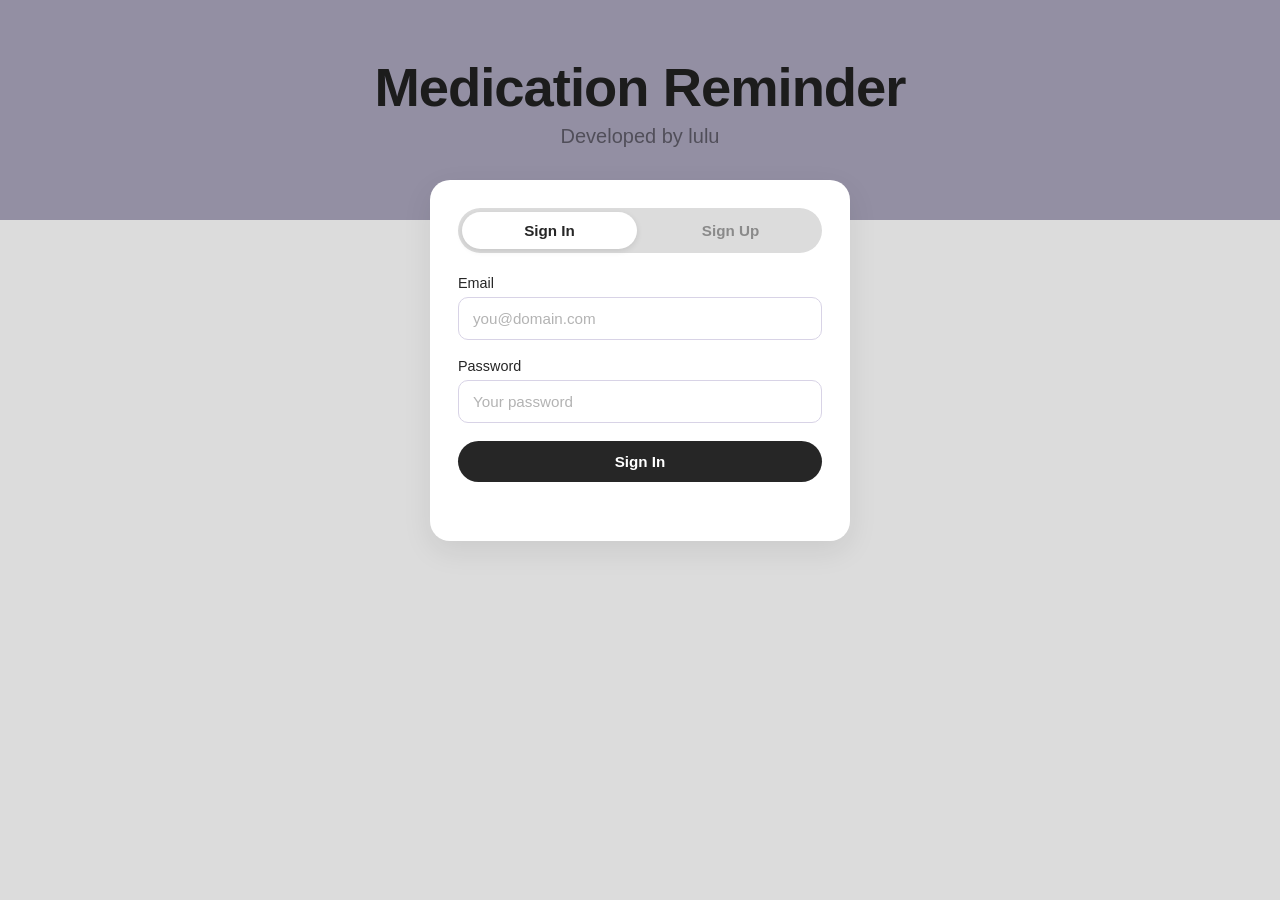
<file: frontend/index.html>
<!DOCTYPE html>
<html lang="en">
<head>
    <meta charset="UTF-8">
    <meta name="viewport" content="width=device-width, initial-scale=1.0">
    <title>Medication Reminder System</title>
    <link rel="stylesheet" href="styles.css">
</head>
<body>
    <header class="hero">
        <button onclick="handleLogout()" id="logout-btn" class="btn-danger" hidden>Logout</button>
        <h1>Medication Reminder</h1>
        <p class="subtitle" id="app-subtitle">Developed by lulu</p>
    </header>

    <div class="container">
        <div id="login-section" class="card login-card">
            <div class="auth-toggle">
                <button type="button" id="tab-signin" class="auth-tab is-active" onclick="showAuthTab('signin')">Sign In</button>
                <button type="button" id="tab-signup" class="auth-tab" onclick="showAuthTab('signup')">Sign Up</button>
            </div>

            <form id="signin-form" onsubmit="event.preventDefault(); handleLogin();">
                <div class="form-group">
                    <label for="login-email">Email</label>
                    <input type="email" id="login-email" placeholder="you@domain.com" required>
                </div>
                <div class="form-group">
                    <label for="login-password">Password</label>
                    <input type="password" id="login-password" placeholder="Your password" required>
                </div>
                <button type="submit" class="btn-primary btn-block">Sign In</button>
            </form>

            <form id="signup-form" onsubmit="event.preventDefault(); handleRegister();" hidden>
                <div class="form-group">
                    <label for="signup-name">Name</label>
                    <input type="text" id="signup-name" placeholder="Jane Doe" required>
                </div>
                <div class="form-group">
                    <label for="signup-email">Email</label>
                    <input type="email" id="signup-email" placeholder="you@domain.com" required>
                </div>
                <div class="form-group">
                    <label for="signup-password">Password</label>
                    <input type="password" id="signup-password" placeholder="Create a password" required>
                    <small class="field-hint">At least 8 characters, with an uppercase letter, a lowercase letter, and a number.</small>
                </div>
                <button type="submit" class="btn-success btn-block">Create Account</button>
            </form>

            <p id="auth-message" class="auth-message" role="status"></p>
        </div>

        <div id="dashboard" style="display:none;">
            <div class="header-actions">
                <h2 id="welcome-msg">Welcome!</h2>
            </div>

            <div id="invite-banner" class="section card invite-banner" hidden>
                <h3>Caregiver invitation</h3>
                <p id="invite-text"></p>
                <div class="actions" id="invite-actions">
                    <button onclick="acceptInvite()" class="btn-success">Accept</button>
                    <button onclick="declineInvite()" class="btn-secondary">Decline</button>
                </div>
            </div>

            <div class="section card">
                <h3>Add New Medication</h3>
                <div class="form-group">
                    <input type="text" id="med-name" placeholder="Medication Name">
                </div>
                <div class="form-group">
                    <input type="text" id="med-dosage" placeholder="Dosage (e.g., 500mg)">
                </div>
                <button onclick="handleAddMedication()" class="btn-success">Add Medication</button>
            </div>

            <div class="section card">
                <h3>Your Medications</h3>
                <button onclick="fetchMedications()" class="btn-secondary">Refresh List</button>
                <ul id="med-list" class="item-list"></ul>
            </div>
<div class="section card">
                <h3>Your Archived Medications</h3>
                <button onclick="fetchArchivedMedications()" class="btn-secondary">Refresh List</button>
                <ul id="archived-med-list" class="item-list"></ul>
            </div>
            <div class="section card">
                <h3>Set a New Reminder</h3>
                <div class="form-group">
                    <label for="rem-med-id">Select Medication:</label>
                    <select id="rem-med-id">
                        <option value="">-- Choose a Medication --</option>
                    </select>
                </div>
                <div class="form-group">
                    <input type="text" id="rem-name" placeholder="Reminder Title">
                </div>
                <div class="form-group">
                    <label for="rem-time">Time:</label>
                    <input type="datetime-local" id="rem-time">
                </div>
                <div class="form-group">
                    <select id="rem-freq">
                        <option value="ONCE">Once</option>
                        <option value="DAILY">Daily</option>
                        <option value="WEEKLY">Weekly</option>
                        <option value="MONTHLY">Monthly</option>
                    </select>
                </div>
                <div class="form-group">
                    <textarea id="rem-msg" placeholder="Instructions"></textarea>
                </div>
                <button onclick="handleCreateReminder()" class="btn-primary">Set Reminder</button>
            </div>

            <div class="section card">
                <h3>Caregivers</h3>
                <p class="field-hint">Create a link and send it to someone you trust. They must sign in and accept before they can see your active medications.</p>
                <button onclick="handleCreateInviteLink()" class="btn-primary">Create caregiver link</button>
                <div id="invite-link-box" hidden>
                    <div class="link-row">
                        <input type="text" id="invite-link-url" readonly aria-label="Caregiver invite link">
                        <button onclick="copyInviteLink()" id="copy-link-btn" class="btn-secondary">Copy</button>
                    </div>
                    <small class="field-hint">Single-use and expires in 7 days. Anyone with this link can ask to become your caregiver, so only share it with the person you mean.</small>
                </div>
                <h4>My caregivers</h4>
                <ul id="my-caregivers" class="item-list"></ul>
                <h4>People I care for</h4>
                <ul id="my-patients" class="item-list"></ul>
            </div>

            <div class="section card motivation-box">
                <h3>Daily Motivation</h3>
                <p id="motivation-display">Click the button for a boost!</p>
                <button onclick="fetchMotivation()" class="btn-secondary">Get Inspired</button>
            </div>

            <div class="blob" aria-hidden="true"></div>
        </div>
    </div>
    <script src="script.js"></script>
</body>
</html>
</file>
<file: frontend/styles.css>
/* =========================================================
   Medication Reminder — styles.css
   Matches Figma frames: login, dashboard, add/edit forms,
   caregiver read-only view.
   ========================================================= */

:root {
  --hero-bg: #938fa3;
  --hero-bg-light: #b0abbf;
  --page-bg: #dcdcdc;
  --card-bg: #efeaf7;
  --card-bg-soft: #f2eef9;
  --white: #ffffff;
  --ink: #262626;
  --muted: #8a8a8a;
  --border: #d8d3e6;

  --accent-purple: #5b4b8a;
  --accent-purple-dark: #493c70;
  --dark-btn: #262626;
  --dark-btn-hover: #101010;

  --danger: #c0392b;
  --danger-hover: #a5301f;
  --success: #2f8f5b;
  --success-hover: #257148;
  --warning: #d99a2b;
  --warning-hover: #b87f1e;
  --secondary: #6d6d78;
  --secondary-hover: #56565f;

  --icon-yellow: #e8b930;
  --icon-pink: #d6368f;
  --icon-green: #1f6f4a;

  --blob-pink: #f4c6cf;

  --radius-lg: 20px;
  --radius-md: 14px;
  --radius-pill: 999px;

  --font-display: "Arial Black", "Helvetica Neue", Arial, sans-serif;
  --font-body: "Segoe UI", Roboto, Helvetica, Arial, sans-serif;
}

* {
  box-sizing: border-box;
}

body {
  margin: 0;
  background: var(--page-bg);
  font-family: var(--font-body);
  color: var(--ink);
}

/* ---------- Hero / header band ---------- */

.hero {
  background: var(--hero-bg);
  text-align: center;
  padding: 56px 24px 72px;
  position: relative;
}

#logout-btn {
  position: absolute;
  top: 20px;
  right: 24px;
}

@media (max-width: 560px) {
  #logout-btn {
    top: 12px;
    right: 12px;
    padding: 8px 16px;
    font-size: 0.85rem;
  }
}

.hero h1 {
  font-family: var(--font-display);
  font-weight: 900;
  font-size: clamp(2rem, 6vw, 3.4rem);
  letter-spacing: -1px;
  color: #1c1c1c;
  margin: 0;
}

.hero .subtitle {
  font-size: 1.25rem;
  color: rgba(0, 0, 0, 0.45);
  margin: 6px 0 0;
  font-weight: 400;
}

/* ---------- Layout container ---------- */

.container {
  max-width: 760px;
  margin: -40px auto 80px;
  padding: 0 20px;
  position: relative;
}

/* ---------- Cards (shared) ---------- */

.card {
  background: var(--card-bg);
  border-radius: var(--radius-lg);
  padding: 28px;
  box-shadow: 0 10px 30px rgba(0, 0, 0, 0.08);
}

.section {
  margin-top: 28px;
}

/* ---------- Login card ---------- */

.login-card {
  background: var(--white);
  max-width: 420px;
  margin: 0 auto;
}

.login-card h2 {
  margin-top: 0;
  font-weight: 600;
}

/* ---------- Auth tabs (Sign In / Sign Up) ---------- */

.auth-toggle {
  display: flex;
  gap: 6px;
  background: var(--page-bg);
  border-radius: var(--radius-pill);
  padding: 4px;
  margin-bottom: 22px;
}

.auth-tab {
  flex: 1;
  background: transparent;
  color: var(--muted);
  padding: 10px 12px;
  border-radius: var(--radius-pill);
}

.auth-tab.is-active {
  background: var(--white);
  color: var(--ink);
  box-shadow: 0 2px 6px rgba(0, 0, 0, 0.1);
}

.field-hint {
  display: block;
  margin-top: 6px;
  font-size: 0.8rem;
  color: var(--muted);
}

.auth-message {
  margin: 14px 0 0;
  font-size: 0.9rem;
  color: var(--success);
  white-space: pre-line;
  min-height: 1.2em;
}

.auth-message.is-error {
  color: var(--danger);
}

/* ---------- Form elements ---------- */

.form-group {
  margin-bottom: 18px;
}

.form-group label {
  display: block;
  font-size: 0.9rem;
  margin-bottom: 6px;
  color: var(--ink);
}

input[type="text"],
input[type="email"],
input[type="password"],
input[type="datetime-local"],
select,
textarea {
  width: 100%;
  padding: 12px 14px;
  border: 1px solid var(--border);
  border-radius: 10px;
  background: var(--white);
  font-size: 0.95rem;
  font-family: inherit;
  color: var(--ink);
}

input::placeholder,
textarea::placeholder {
  color: #b3b3b3;
}

input:disabled {
  background: #e6e6e6;
  color: #9a9a9a;
}

textarea {
  min-height: 90px;
  resize: vertical;
}

/* ---------- Buttons ---------- */

button {
  cursor: pointer;
  border: none;
  border-radius: var(--radius-pill);
  padding: 12px 22px;
  font-size: 0.95rem;
  font-weight: 600;
  font-family: inherit;
  transition: background 0.15s ease, transform 0.05s ease;
}

button:active {
  transform: translateY(1px);
}

.btn-block {
  width: 100%;
}

.btn-primary {
  background: var(--dark-btn);
  color: var(--white);
}
.btn-primary:hover {
  background: var(--dark-btn-hover);
}

.btn-danger {
  background: var(--danger);
  color: var(--white);
}
.btn-danger:hover {
  background: var(--danger-hover);
}

.btn-success {
  background: var(--success);
  color: var(--white);
}
.btn-success:hover {
  background: var(--success-hover);
}

.btn-warning {
  background: var(--warning);
  color: var(--white);
}
.btn-warning:hover {
  background: var(--warning-hover);
}

.btn-secondary {
  background: var(--secondary);
  color: var(--white);
}
.btn-secondary:hover {
  background: var(--secondary-hover);
}

/* ---------- Dashboard header ---------- */

.header-actions {
  display: flex;
  align-items: center;
  justify-content: space-between;
  margin-bottom: 8px;
}

.header-actions h2 {
  margin: 0;
}

/* ---------- Medication list ---------- */

.item-list {
  list-style: none;
  margin: 12px 0 0;
  padding: 0;
}

.item-list li {
  border-bottom: 1px solid var(--border);
}

.item-list li:last-child {
  border-bottom: none;
}

.med-item {
  display: flex;
  align-items: center;
  gap: 14px;
  padding: 14px 0;
}

.med-info {
  flex: 1;
  font-size: 0.95rem;
}

.archived-tag {
  color: var(--danger);
  margin-left: 6px;
}

.med-icon {
  width: 34px;
  height: 34px;
  border-radius: 50%;
  border: 3px solid currentColor;
  position: relative;
  flex-shrink: 0;
}

.med-icon::before,
.med-icon::after {
  content: "";
  position: absolute;
  background: currentColor;
}
.med-icon::before {
  top: 50%;
  left: 15%;
  right: 15%;
  height: 3px;
  transform: translateY(-50%);
}
.med-icon::after {
  top: 15%;
  bottom: 15%;
  left: 50%;
  width: 3px;
  transform: translateX(-50%);
}

.icon-yellow {
  color: var(--icon-yellow);
}
.icon-pink {
  color: var(--icon-pink);
}
.icon-green {
  color: var(--icon-green);
}

.actions {
  display: flex;
  gap: 8px;
}

.actions button {
  padding: 8px 14px;
  font-size: 0.82rem;
}

/* ---------- Reminder frequency select (styled like Figma pill) ---------- */

#rem-freq {
  display: inline-block;
  width: auto;
  background: var(--accent-purple);
  color: var(--white);
  border: none;
  border-radius: var(--radius-pill);
  padding: 10px 18px;
  font-weight: 600;
}

#rem-freq:hover {
  background: var(--accent-purple-dark);
}

/* ---------- Motivation box ---------- */

.motivation-box {
  text-align: center;
}

.motivation-box p {
  font-style: italic;
  color: var(--muted);
  min-height: 24px;
}

/* ---------- Decorative blob (visual only) ---------- */

.blob {
  width: 220px;
  height: 220px;
  background: var(--blob-pink);
  border-radius: 55% 45% 60% 40% / 50% 55% 45% 50%;
  margin: 60px auto 0;
  opacity: 0.9;
}

/* ---------- Responsive ---------- */

@media (max-width: 560px) {
  .hero {
    padding: 40px 16px 56px;
  }

  .card {
    padding: 20px;
  }

  .med-item {
    flex-wrap: wrap;
  }

  .actions {
    width: 100%;
    justify-content: flex-start;
    margin-top: 8px;
  }
}

/* ---------- Accessibility ---------- */

button:focus-visible,
input:focus-visible,
select:focus-visible,
textarea:focus-visible {
  outline: 2px solid var(--accent-purple);
  outline-offset: 2px;
}

@media (prefers-reduced-motion: reduce) {
  * {
    transition: none !important;
  }
}

/* ---------- Caregivers ---------- */

.link-row {
  display: flex;
  gap: 8px;
  margin: 14px 0 6px;
}

.link-row input {
  flex: 1;
  min-width: 0;
}

.invite-banner {
  border: 2px solid var(--accent-purple);
}

.empty-note {
  color: var(--muted);
  font-size: 0.9rem;
  padding: 10px 0;
}

.status-tag {
  color: var(--success);
  margin-left: 6px;
  font-size: 0.8rem;
}

/* Make the [hidden] attribute win over display rules such as .actions { display: flex } */
[hidden] {
  display: none !important;
}
</file>
<file: archive/frontend-vanilla/styles.css>
/* =========================================================
   Medication Reminder — styles.css
   Matches Figma frames: login, dashboard, add/edit forms,
   caregiver read-only view.
   ========================================================= */

:root {
  --hero-bg: #938fa3;
  --hero-bg-light: #b0abbf;
  --page-bg: #dcdcdc;
  --card-bg: #efeaf7;
  --card-bg-soft: #f2eef9;
  --white: #ffffff;
  --ink: #262626;
  --muted: #8a8a8a;
  --border: #d8d3e6;

  --accent-purple: #5b4b8a;
  --accent-purple-dark: #493c70;
  --dark-btn: #262626;
  --dark-btn-hover: #101010;

  --danger: #c0392b;
  --danger-hover: #a5301f;
  --success: #2f8f5b;
  --success-hover: #257148;
  --warning: #d99a2b;
  --warning-hover: #b87f1e;
  --secondary: #6d6d78;
  --secondary-hover: #56565f;

  --icon-yellow: #e8b930;
  --icon-pink: #d6368f;
  --icon-green: #1f6f4a;

  --blob-pink: #f4c6cf;

  --radius-lg: 20px;
  --radius-md: 14px;
  --radius-pill: 999px;

  --font-display: "Arial Black", "Helvetica Neue", Arial, sans-serif;
  --font-body: "Segoe UI", Roboto, Helvetica, Arial, sans-serif;
}

* {
  box-sizing: border-box;
}

body {
  margin: 0;
  background: var(--page-bg);
  font-family: var(--font-body);
  color: var(--ink);
}

/* ---------- Hero / header band ---------- */

.hero {
  background: var(--hero-bg);
  text-align: center;
  padding: 56px 24px 72px;
  position: relative;
}

#logout-btn {
  position: absolute;
  top: 20px;
  right: 24px;
}

@media (max-width: 560px) {
  #logout-btn {
    top: 12px;
    right: 12px;
    padding: 8px 16px;
    font-size: 0.85rem;
  }
}

.hero h1 {
  font-family: var(--font-display);
  font-weight: 900;
  font-size: clamp(2rem, 6vw, 3.4rem);
  letter-spacing: -1px;
  color: #1c1c1c;
  margin: 0;
}

.hero .subtitle {
  font-size: 1.25rem;
  color: rgba(0, 0, 0, 0.45);
  margin: 6px 0 0;
  font-weight: 400;
}

/* ---------- Layout container ---------- */

.container {
  max-width: 760px;
  margin: -40px auto 80px;
  padding: 0 20px;
  position: relative;
}

/* ---------- Cards (shared) ---------- */

.card {
  background: var(--card-bg);
  border-radius: var(--radius-lg);
  padding: 28px;
  box-shadow: 0 10px 30px rgba(0, 0, 0, 0.08);
}

.section {
  margin-top: 28px;
}

/* ---------- Login card ---------- */

.login-card {
  background: var(--white);
  max-width: 420px;
  margin: 0 auto;
}

.login-card h2 {
  margin-top: 0;
  font-weight: 600;
}

/* ---------- Auth tabs (Sign In / Sign Up) ---------- */

.auth-toggle {
  display: flex;
  gap: 6px;
  background: var(--page-bg);
  border-radius: var(--radius-pill);
  padding: 4px;
  margin-bottom: 22px;
}

.auth-tab {
  flex: 1;
  background: transparent;
  color: var(--muted);
  padding: 10px 12px;
  border-radius: var(--radius-pill);
}

.auth-tab.is-active {
  background: var(--white);
  color: var(--ink);
  box-shadow: 0 2px 6px rgba(0, 0, 0, 0.1);
}

.field-hint {
  display: block;
  margin-top: 6px;
  font-size: 0.8rem;
  color: var(--muted);
}

.auth-message {
  margin: 14px 0 0;
  font-size: 0.9rem;
  color: var(--success);
  white-space: pre-line;
  min-height: 1.2em;
}

.auth-message.is-error {
  color: var(--danger);
}

/* ---------- Form elements ---------- */

.form-group {
  margin-bottom: 18px;
}

.form-group label {
  display: block;
  font-size: 0.9rem;
  margin-bottom: 6px;
  color: var(--ink);
}

input[type="text"],
input[type="email"],
input[type="password"],
input[type="datetime-local"],
select,
textarea {
  width: 100%;
  padding: 12px 14px;
  border: 1px solid var(--border);
  border-radius: 10px;
  background: var(--white);
  font-size: 0.95rem;
  font-family: inherit;
  color: var(--ink);
}

input::placeholder,
textarea::placeholder {
  color: #b3b3b3;
}

input:disabled {
  background: #e6e6e6;
  color: #9a9a9a;
}

textarea {
  min-height: 90px;
  resize: vertical;
}

/* ---------- Buttons ---------- */

button {
  cursor: pointer;
  border: none;
  border-radius: var(--radius-pill);
  padding: 12px 22px;
  font-size: 0.95rem;
  font-weight: 600;
  font-family: inherit;
  transition: background 0.15s ease, transform 0.05s ease;
}

button:active {
  transform: translateY(1px);
}

.btn-block {
  width: 100%;
}

.btn-primary {
  background: var(--dark-btn);
  color: var(--white);
}
.btn-primary:hover {
  background: var(--dark-btn-hover);
}

.btn-danger {
  background: var(--danger);
  color: var(--white);
}
.btn-danger:hover {
  background: var(--danger-hover);
}

.btn-success {
  background: var(--success);
  color: var(--white);
}
.btn-success:hover {
  background: var(--success-hover);
}

.btn-warning {
  background: var(--warning);
  color: var(--white);
}
.btn-warning:hover {
  background: var(--warning-hover);
}

.btn-secondary {
  background: var(--secondary);
  color: var(--white);
}
.btn-secondary:hover {
  background: var(--secondary-hover);
}

/* ---------- Dashboard header ---------- */

.header-actions {
  display: flex;
  align-items: center;
  justify-content: space-between;
  margin-bottom: 8px;
}

.header-actions h2 {
  margin: 0;
}

/* ---------- Medication list ---------- */

.item-list {
  list-style: none;
  margin: 12px 0 0;
  padding: 0;
}

.item-list li {
  border-bottom: 1px solid var(--border);
}

.item-list li:last-child {
  border-bottom: none;
}

.med-item {
  display: flex;
  align-items: center;
  gap: 14px;
  padding: 14px 0;
}

.med-info {
  flex: 1;
  font-size: 0.95rem;
}

.archived-tag {
  color: var(--danger);
  margin-left: 6px;
}

.med-icon {
  width: 34px;
  height: 34px;
  border-radius: 50%;
  border: 3px solid currentColor;
  position: relative;
  flex-shrink: 0;
}

.med-icon::before,
.med-icon::after {
  content: "";
  position: absolute;
  background: currentColor;
}
.med-icon::before {
  top: 50%;
  left: 15%;
  right: 15%;
  height: 3px;
  transform: translateY(-50%);
}
.med-icon::after {
  top: 15%;
  bottom: 15%;
  left: 50%;
  width: 3px;
  transform: translateX(-50%);
}

.icon-yellow {
  color: var(--icon-yellow);
}
.icon-pink {
  color: var(--icon-pink);
}
.icon-green {
  color: var(--icon-green);
}

.actions {
  display: flex;
  gap: 8px;
}

.actions button {
  padding: 8px 14px;
  font-size: 0.82rem;
}

/* ---------- Reminder frequency select (styled like Figma pill) ---------- */

#rem-freq {
  display: inline-block;
  width: auto;
  background: var(--accent-purple);
  color: var(--white);
  border: none;
  border-radius: var(--radius-pill);
  padding: 10px 18px;
  font-weight: 600;
}

#rem-freq:hover {
  background: var(--accent-purple-dark);
}

/* ---------- Motivation box ---------- */

.motivation-box {
  text-align: center;
}

.motivation-box p {
  font-style: italic;
  color: var(--muted);
  min-height: 24px;
}

/* ---------- Decorative blob (visual only) ---------- */

.blob {
  width: 220px;
  height: 220px;
  background: var(--blob-pink);
  border-radius: 55% 45% 60% 40% / 50% 55% 45% 50%;
  margin: 60px auto 0;
  opacity: 0.9;
}

/* ---------- Responsive ---------- */

@media (max-width: 560px) {
  .hero {
    padding: 40px 16px 56px;
  }

  .card {
    padding: 20px;
  }

  .med-item {
    flex-wrap: wrap;
  }

  .actions {
    width: 100%;
    justify-content: flex-start;
    margin-top: 8px;
  }
}

/* ---------- Accessibility ---------- */

button:focus-visible,
input:focus-visible,
select:focus-visible,
textarea:focus-visible {
  outline: 2px solid var(--accent-purple);
  outline-offset: 2px;
}

@media (prefers-reduced-motion: reduce) {
  * {
    transition: none !important;
  }
}

/* ---------- Caregivers ---------- */

.link-row {
  display: flex;
  gap: 8px;
  margin: 14px 0 6px;
}

.link-row input {
  flex: 1;
  min-width: 0;
}

.invite-banner {
  border: 2px solid var(--accent-purple);
}

.empty-note {
  color: var(--muted);
  font-size: 0.9rem;
  padding: 10px 0;
}

.status-tag {
  color: var(--success);
  margin-left: 6px;
  font-size: 0.8rem;
}

/* Make the [hidden] attribute win over display rules such as .actions { display: flex } */
[hidden] {
  display: none !important;
}
</file>
